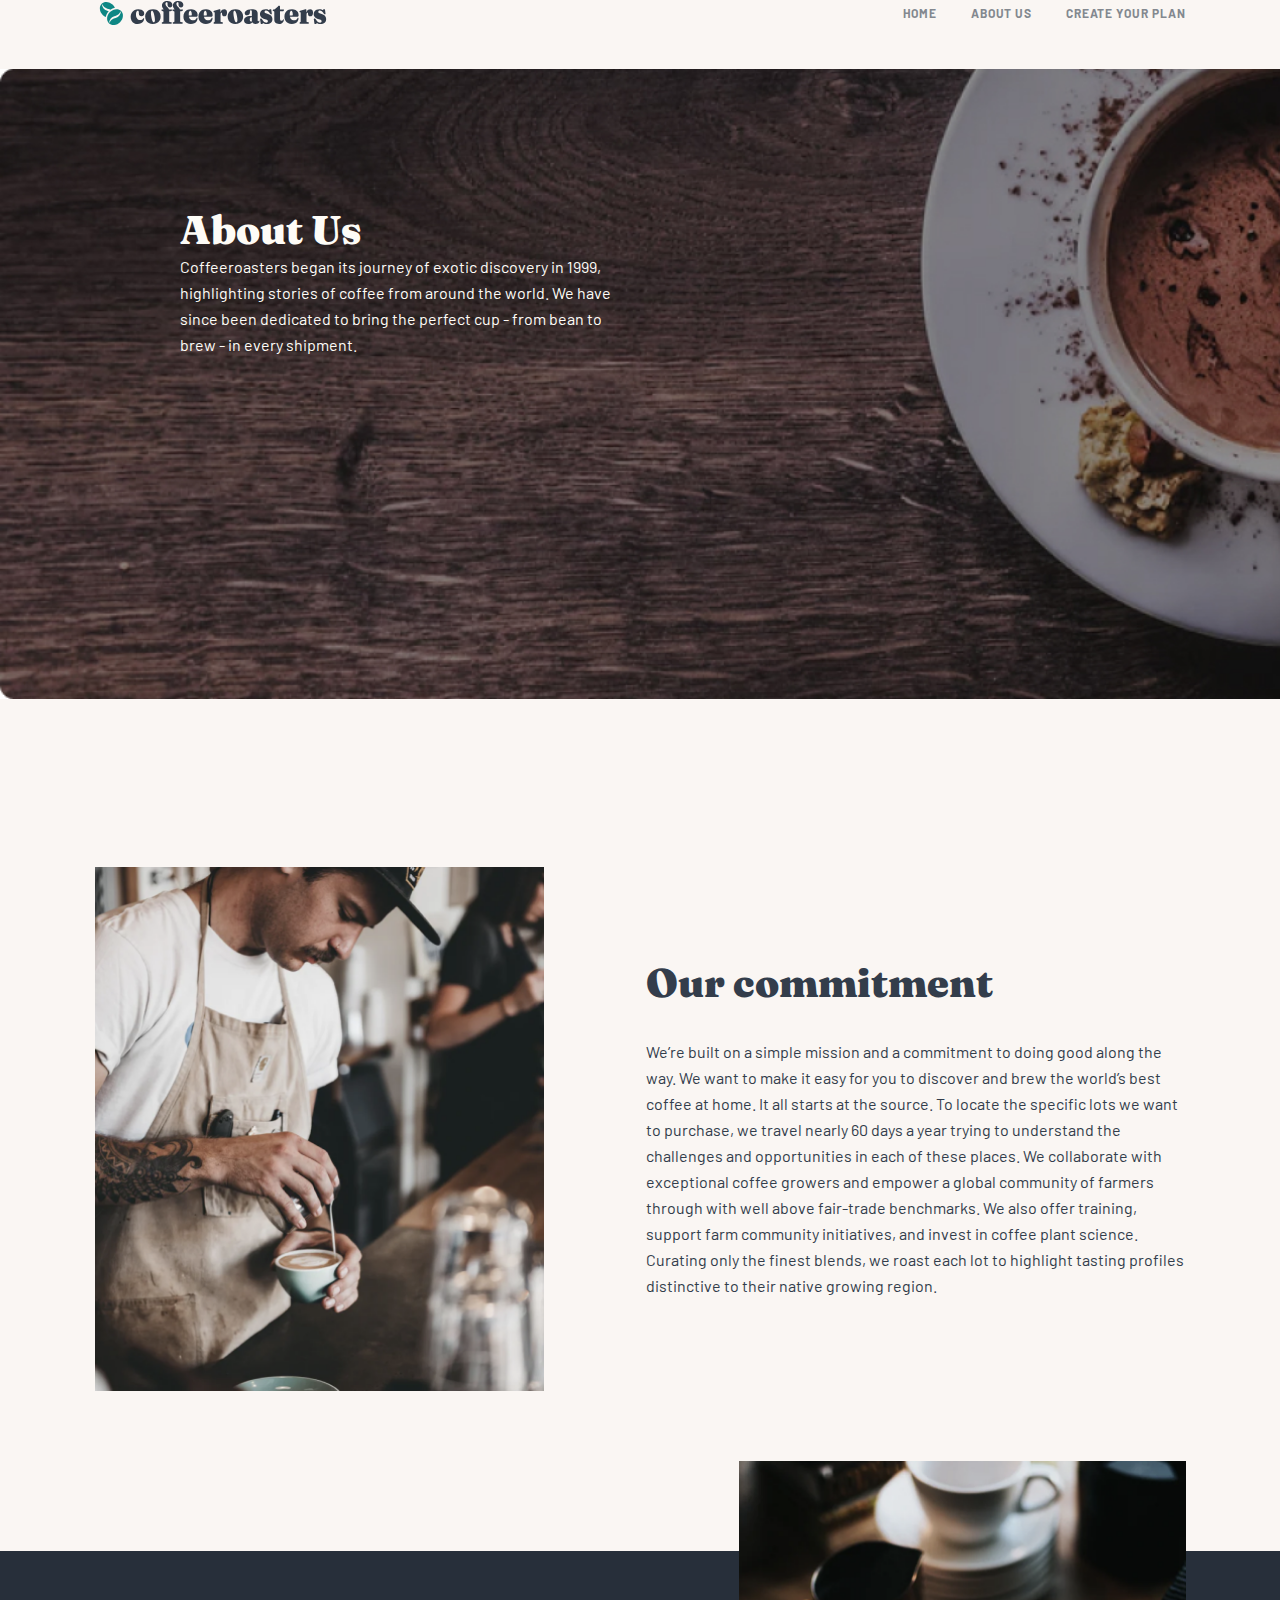
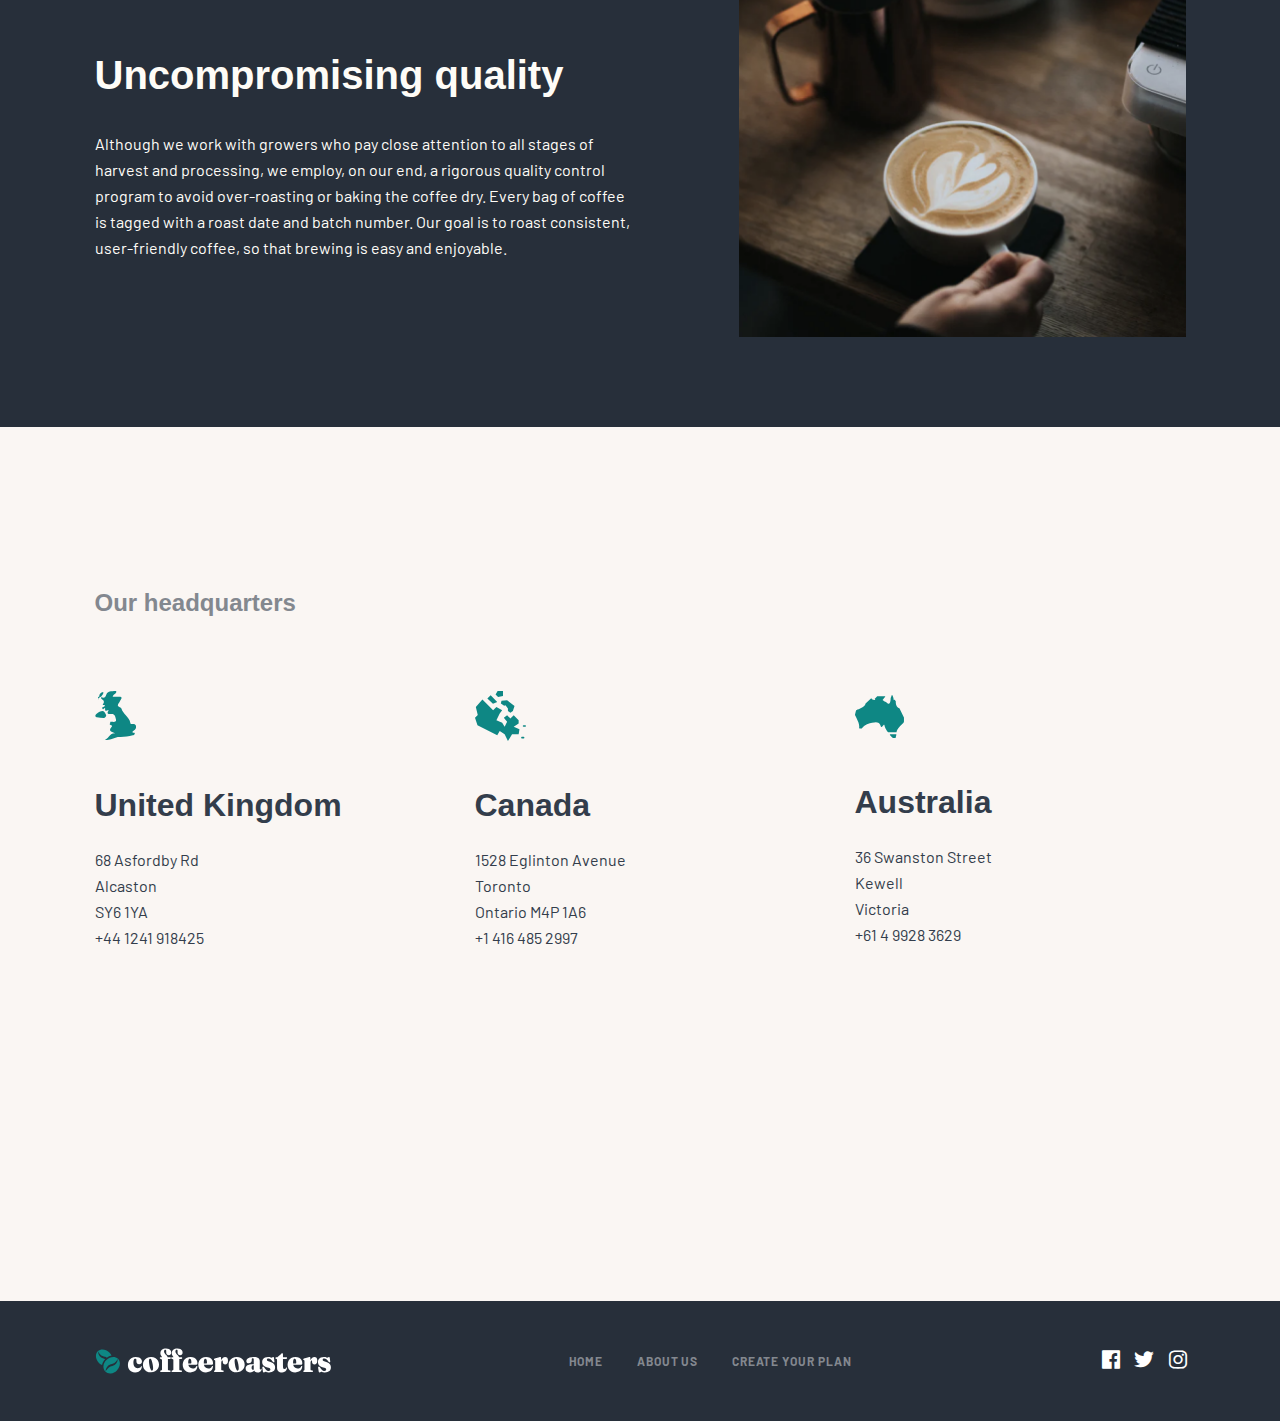
<file: about.html>
<!DOCTYPE html>
<html lang="en">

<head>
    <meta charset="UTF-8">
    <meta name="viewport" content="width=device-width, initial-scale=1.0">
    <link rel="stylesheet" href="./main.css">
    <link rel="preconnect" href="https://fonts.googleapis.com">
    <link rel="preconnect" href="https://fonts.gstatic.com" crossorigin>
    <link href="https://fonts.googleapis.com/css2?family=Barlow:wght@100;200;300;400;500;600;700;800;900&display=swap"
        rel="stylesheet">
    <link rel="preconnect" href="https://fonts.googleapis.com">
    <link rel="preconnect" href="https://fonts.gstatic.com" crossorigin>
    <link
        href="https://fonts.googleapis.com/css2?family=Fraunces:opsz,wght@9..144,100;9..144,200;9..144,300;9..144,400;9..144,500;9..144,600;9..144,700;9..144,800;9..144,900&display=swap"
        rel="stylesheet">
    <link rel="preconnect" href="https://fonts.googleapis.com">
    <link rel="preconnect" href="https://fonts.gstatic.com" crossorigin>
    <link href="https://fonts.googleapis.com/css2?family=Barlow:wght@100;200;300;400;500;600;700;800;900&display=swap"
        rel="stylesheet">
    <link href='https://unpkg.com/boxicons@2.1.4/css/boxicons.min.css' rel='stylesheet'>
    <title>ABOUT US</title>
</head>

<body>
    <!-- header component start -->
    <div class="container">
        <div class="header">
            <a href="./index.html">
                <img class="header__img" src="./image/logo.svg" alt="logo">
            </a>
            <ul class="header__ul">
                <li class="header__ul--li">
                    <a class="header__ul--li-a" href="./index.html">HOME</a>
                </li>
                <li class="header__ul--li">
                    <a class="header__ul--li-a" href="./about.html">ABOUT US</a>
                </li>
                <li class="header__ul--li">
                    <a class="header__ul--li-a" href="#">Create your plan</a>
                </li>
            </ul>
        </div>
    </div>
    <!-- header component end -->
    <!-- hero component start -->
    <div class="about__hero">
        <div class="container">
            <div class="about__hero--section">
                <h1 class="about__hero--h1">
                    About Us
                </h1>
                <p class="about__hero--p">
                    Coffeeroasters began its journey of exotic discovery in 1999, highlighting stories of coffee from
                    around the world. We have since been dedicated to bring the perfect cup - from bean to brew - in
                    every shipment.
                </p>
            </div>
        </div>
    </div>
    <!-- hero component end -->
    <!-- commitment component start -->
    <div class="commitment">
        <div class="container">
            <div class="commitment__section">
                <img class="commitment__img" src="./image/Bitmap.png" alt="Bitmap">
                <div class="commitment__right">
                    <h2 class="commitment__right--h2">
                        Our commitment
                    </h2>
                    <p class="commitment__right--p">
                        We’re built on a simple mission and a commitment to doing good along the way. We want to make it
                        easy for you to discover and brew the world’s best coffee at home. It all starts at the source.
                        To locate the specific lots we want to purchase, we travel nearly 60 days a year trying to
                        understand the challenges and opportunities in each of these places. We collaborate with
                        exceptional coffee growers and empower a global community of farmers through with well above
                        fair-trade benchmarks. We also offer training, support farm community initiatives, and invest in
                        coffee plant science. Curating only the finest blends, we roast each lot to highlight tasting
                        profiles distinctive to their native growing region.
                    </p>
                </div>
            </div>
        </div>
    </div>
    <!-- commitment component end -->
    <!-- quality component start -->
    <div class="quality">
        <div class="container">
            <div class="quality__section">
                <div class="quality__left">
                    <h2 class="quality__left--h2">
                        Uncompromising quality
                    </h2>
                    <p class="quality__left--p">
                        Although we work with growers who pay close attention to all stages of harvest and processing,
                        we employ, on our end, a rigorous quality control program to avoid over-roasting or baking the
                        coffee dry. Every bag of coffee is tagged with a roast date and batch number. Our goal is to
                        roast
                        consistent, user-friendly coffee, so that brewing is easy and enjoyable.
                    </p>
                </div>
                <img class="quality__img" src="./image/quality-img.png" alt="quality-img">
            </div>
        </div>
    </div>
    <!-- quality component end -->
    <!-- headquarters component start -->
    <div class="headquarters">
        <div class="container">
            <div class="headquartes__section">
                <h3 class="headquarters__h3">
                    Our headquarters
                </h3>
                <div class="headquarters__cards">
                    <div class="headquarters__cards--box">
                        <h3 class="headquarters__cards--box-h3">
                            United Kingdom
                        </h3>
                        <p class="headquarters__cards--box-p">
                            68 Asfordby Rd
                            <br>
                            Alcaston
                            <br>
                            SY6 1YA
                            <br>
                            +44 1241 918425
                        </p>
                    </div>
                    <div class="headquarters__cards--box">
                        <h3 class="headquarters__cards--box-h3">
                            Canada
                        </h3>
                        <p class="headquarters__cards--box-p">
                            1528 Eglinton Avenue
                            <br>
                            Toronto
                            <br>
                            Ontario M4P 1A6
                            <br>
                            +1 416 485 2997
                        </p>
                    </div>
                    <div class="headquarters__cards--box">
                        <h3 class="headquarters__cards--box-h3">
                            Australia
                        </h3>
                        <p class="headquarters__cards--box-p">
                            36 Swanston Street
                            <br>
                            Kewell
                            <br>
                            Victoria
                            <br>
                            +61 4 9928 3629
                        </p>
                    </div>
                </div>
            </div>
        </div>
    </div>
    <!-- headquarters component end -->
    <!-- futter component start -->
    <div class="futter">
        <div class="container">
            <div class="futter__section">
                <a href="./index.html">
                    <img class="header__img" src="./image/futter-logo.svg" alt="logo">
                </a>
                <ul class="header__ul">
                    <li class="header__ul--li">
                        <a class="header__ul--li-a" href="./index.html">HOME</a>
                    </li>
                    <li class="header__ul--li">
                        <a class="header__ul--li-a" href="./about.html">ABOUT US</a>
                    </li>
                    <li class="header__ul--li">
                        <a class="header__ul--li-a" href="#">Create your plan</a>
                    </li>
                </ul>
                <div class="futter__icons">
                    <i class='bx futter__icons--i bxl-facebook-square'></i>
                    <i class='bx futter__icons--i bxl-twitter'></i>
                    <i class='bx futter__icons--i bxl-instagram'></i>
                </div>
            </div>
        </div>
    </div>
    <!-- futter component end -->
</body>

</html>
</file>
<file: main.css>
*,
*::before,
*::after {
  margin: 0;
  padding: 0;
  box-sizing: border-box;
}

html,
body {
  box-sizing: inherit;
  height: 100%;
}

body {
  font-family: 'Arial', sans-serif;
  line-height: 1.5;
  background-color: #faf6f3;
}

img {
  display: block;
  width: 100%;
}

.container {
  max-width: 1111px;
  width: 100%;
  margin: 0 auto;
  padding: 0 10px;
}

.header {
  display: flex;
  justify-content: space-between;
  align-items: center;
}

.header__img {
  width: 236px;
  height: 26px;
  color: white;
}

.header__ul {
  width: 283px;
  display: flex;
  justify-content: space-between;
  align-items: center;
  list-style-type: none;
}

.header__ul--li-a {
  text-decoration: none;
  color: #83888F;
  font-size: 12px;
  font-family: Barlow;
  font-weight: 700;
  text-transform: uppercase;
  line-height: 15px;
  letter-spacing: 0.92px;
}

.hero {
  width: 100%;
  background-color: #A2A2A2;
  padding: 117px 85px;
  margin-top: 30px;
}

.hero__h1 {
  color: #FEFCF7;
  font-size: 72px;
  font-family: Fraunces 9pt;
  font-weight: 900;
  line-height: 72px;
}

.hero__h1--p {
  color: #FEFCF7;
  font-size: 16px;
  font-family: Barlow;
  font-weight: 400;
  line-height: 26px;
  margin-top: 32px;
}

.hero__h1--p-button {
  color: #FEFCF7;
  font-size: 18px;
  font-family: Fraunces;
  font-weight: 900;
  line-height: 25px;
  padding: 16px 31px;
  background-color: #0E8784;
  border-radius: 6px;
  border: none;
  margin-top: 56px;
  cursor: pointer;
}

.collection {
  margin-top: 50px;
  background-image: url(./image/back-col.svg);
  width: 100%;
  height: 30vh;
  background-repeat: no-repeat;
  background-size: cover;
}

.collection__cards--box {
  width: 255px;
  display: flex;
  flex-direction: column;
  align-items: center;
}

.collection__cards--box-img {
  width: 255px;
  height: 193px;
  margin-top: 200px;
}

.collection__cards--box-h3 {
  color: #333D4B;
  font-size: 24px;
  font-family: Fraunces;
  font-weight: 900;
  line-height: 32px;
  margin-top: 72px;
  text-align: center;
}

.collection__cards--box-p {
  color: #333D4B;
  font-size: 16px;
  font-family: Barlow;
  font-weight: 400;
  line-height: 26px;
  margin-top: 24px;
  text-align: center;
}

.collection__cards {
  display: flex;
  justify-content: space-between;
  align-items: center;
  transform: translateY(-70px);
}

.why {
  margin-top: 500px;
  width: 100%;
  background-color: #272f3a;
  padding-top: 121px;
}

.why__h2 {
  color: #FEFCF7;
  font-size: 40px;
  font-family: Fraunces;
  font-weight: 900;
  line-height: 48px;
  text-align: center;
}

.why__p {
  color: #FEFCF7;
  font-size: 16px;
  font-family: Barlow;
  font-weight: 400;
  line-height: 26px;
  text-align: center;
  margin-top: 32px;
}

.why__cards--box {
  width: 350px;
  height: 382px;
  padding: 0px 48px;
  background-color: #0E8784;
  border-radius: 8px;
}

.why__cards--box-h3 {
  color: #FEFCF7;
  font-size: 24px;
  font-family: Fraunces 9pt;
  font-weight: 900;
  line-height: 32px;
  margin-top: 56px;
  text-align: center;
}

.why__cards--box-p {
  color: #FEFCF7;
  font-size: 16px;
  font-family: Barlow;
  font-weight: 400;
  line-height: 26px;
  text-align: center;
  margin-top: 24px;
}

.why__cards {
  display: flex;
  justify-content: space-between;
  align-items: center;
  transform: translateY(120px);
}

.why__cards--box:nth-child(1) h3::before {
  content: "";
  display: block;
  background-image: url("./image/why-box1.svg");
  width: 72px;
  height: 72px;
  margin: 0 auto;
  margin-bottom: 56px;
  margin-top: 72px;
}

.why__cards--box:nth-child(2) h3::before {
  content: "";
  display: block;
  background-image: url("./image/why-box2.svg");
  width: 72px;
  height: 72px;
  margin: 0 auto;
  margin-bottom: 56px;
  margin-top: 72px;
}

.why__cards--box:nth-child(3) h3::before {
  content: "";
  display: block;
  background-image: url("./image/why-box3.svg");
  width: 72px;
  height: 50px;
  margin: 0 auto;
  margin-bottom: 76px;
  margin-top: 72px;
}

.works {
  transform: translateY(350px);
}

.works__oval--img {
  width: 31px;
  height: 31px;
}

.works__oval {
  width: 791px;
  display: flex;
  align-items: center;
  justify-content: space-between;
  transform: translateY(-15.5px);
}

.works__h3 {
  color: #83888F;
  font-size: 24px;
  font-family: Fraunces 9pt;
  font-weight: 900;
  line-height: 32px;
}

.works__hr {
  width: 760px;
  height: 1px;
  background-color: #fdd6ba;
  border-radius: 2px;
  border: none;
  margin-left: 15.5px;
  margin-top: 80px;
}

.works__cards--box {
  width: 285px;
  height: 355px;
}

.works__cards--box-h2 {
  color: #FDD6BA;
  font-size: 72px;
  font-family: Fraunces;
  font-weight: 900;
  line-height: 72px;
}

.works__cards--box-h3 {
  color: #333D4B;
  font-size: 32px;
  font-family: Fraunces;
  font-weight: 900;
  line-height: 36px;
  margin-top: 38px;
}

.works__cards--box-p {
  color: #333D4B;
  font-size: 16px;
  font-family: Barlow;
  font-weight: 400;
  line-height: 26px;
  margin-top: 42px;
}

.works__cards {
  display: flex;
  justify-content: space-between;
  align-items: center;
  margin-top: 82px;
  width: 1045px;
}

.works__button {
  color: #FEFCF7;
  font-size: 18px;
  font-family: Fraunces;
  font-weight: 900;
  line-height: 25px;
  background-color: #0E8784;
  width: 217px;
  height: 56px;
  border-radius: 6px;
  border: none;
  margin-top: 60px;
  margin-bottom: 200px;
  cursor: pointer;
}

.futter {
  transform: translateY(350px);
  width: 100%;
  background-color: #272f3a;
  padding: 47px 0px;
}

.futter__icons--i {
  transform: scale(1.5);
  color: white;
  margin-left: 13px;
}

.futter__section {
  display: flex;
  align-items: center;
  justify-content: space-between;
}

a {
  text-decoration: none;
}

.about__hero--section {
  padding: 137px 85px;
}

.about__hero {
  background-image: url(./image/about-hero-back.jpg);
  height: 70vh;
  background-repeat: no-repeat;
  background-size: cover;
  margin-top: 43.4px;
}

.about__hero--h1 {
  color: #FEFCF7;
  font-size: 40px;
  font-family: Fraunces;
  font-weight: 900;
  line-height: 48px;
}

.about__hero--p {
  color: #FEFCF7;
  font-size: 16px;
  font-family: Barlow;
  font-weight: 400;
  line-height: 26px;
  width: 445px;
}

.commitment__section {
  display: flex;
  justify-content: space-between;
  align-items: center;
  margin-top: 168px;
}

.commitment__img {
  width: 449px;
  height: 524px;
}

.commitment__right--h2 {
  color: #333D4B;
  font-size: 40px;
  font-family: Fraunces;
  font-weight: 900;
  line-height: 48px;
}

.commitment__right--p {
  width: 540px;
  color: #333D4B;
  font-size: 16px;
  font-family: Barlow;
  font-weight: 400;
  line-height: 26px;
  margin-top: 32px;
}

.quality__img {
  width: 447px;
  height: 476px;
  transform: translateY(-90px);
}

.quality__left--p {
  width: 540px;
  color: #FEFCF7;
  font-size: 16px;
  font-family: Barlow;
  font-weight: 400;
  line-height: 26px;
  margin-top: 32px;
}

.quality__left--h2 {
  color: #FEFCF7;
  font-size: 40px;
  font-family: Fraunces 9pt;
  font-weight: 900;
  line-height: 48px;
  margin-top: 100px;
}

.quality {
  width: 100%;
  background-color: #272f3a;
  margin-top: 160px;
}

.quality__section {
  display: flex;
  justify-content: space-between;
}

.headquartes__section {
  margin-top: 160px;
}

.headquarters__h3 {
  color: #83888F;
  font-size: 24px;
  font-family: Fraunces 9pt;
  font-weight: 900;
  line-height: 32px;
}

.headquarters__cards--box {
  width: 285px;
}

.headquarters__cards--box-h3 {
  color: #333D4B;
  font-size: 32px;
  font-family: Fraunces 9pt;
  font-weight: 900;
  line-height: 36px;
}

.headquarters__cards--box-p {
  color: #333D4B;
  font-size: 16px;
  font-family: Barlow;
  font-weight: 400;
  line-height: 26px;
  margin-top: 24px;
}

.headquarters__cards {
  display: flex;
  justify-content: space-between;
  align-items: center;
  width: 1045px;
  margin-top: 72px;
}

.headquarters__cards--box:nth-child(1) h3::before {
  content: "";
  display: block;
  background-image: url("./image/box1-icon.svg");
  width: 41px;
  height: 50px;
  margin-bottom: 46px;
}

.headquarters__cards--box:nth-child(2) h3::before {
  content: "";
  display: block;
  background-image: url("./image/box2-icon.svg");
  width: 51.5px;
  height: 50px;
  margin-bottom: 46px;
}

.headquarters__cards--box:nth-child(3) h3::before {
  content: "";
  display: block;
  background-image: url("./image/box3-icon.svg");
  width: 49px;
  height: 43px;
  margin-bottom: 46px;
}
</file>
